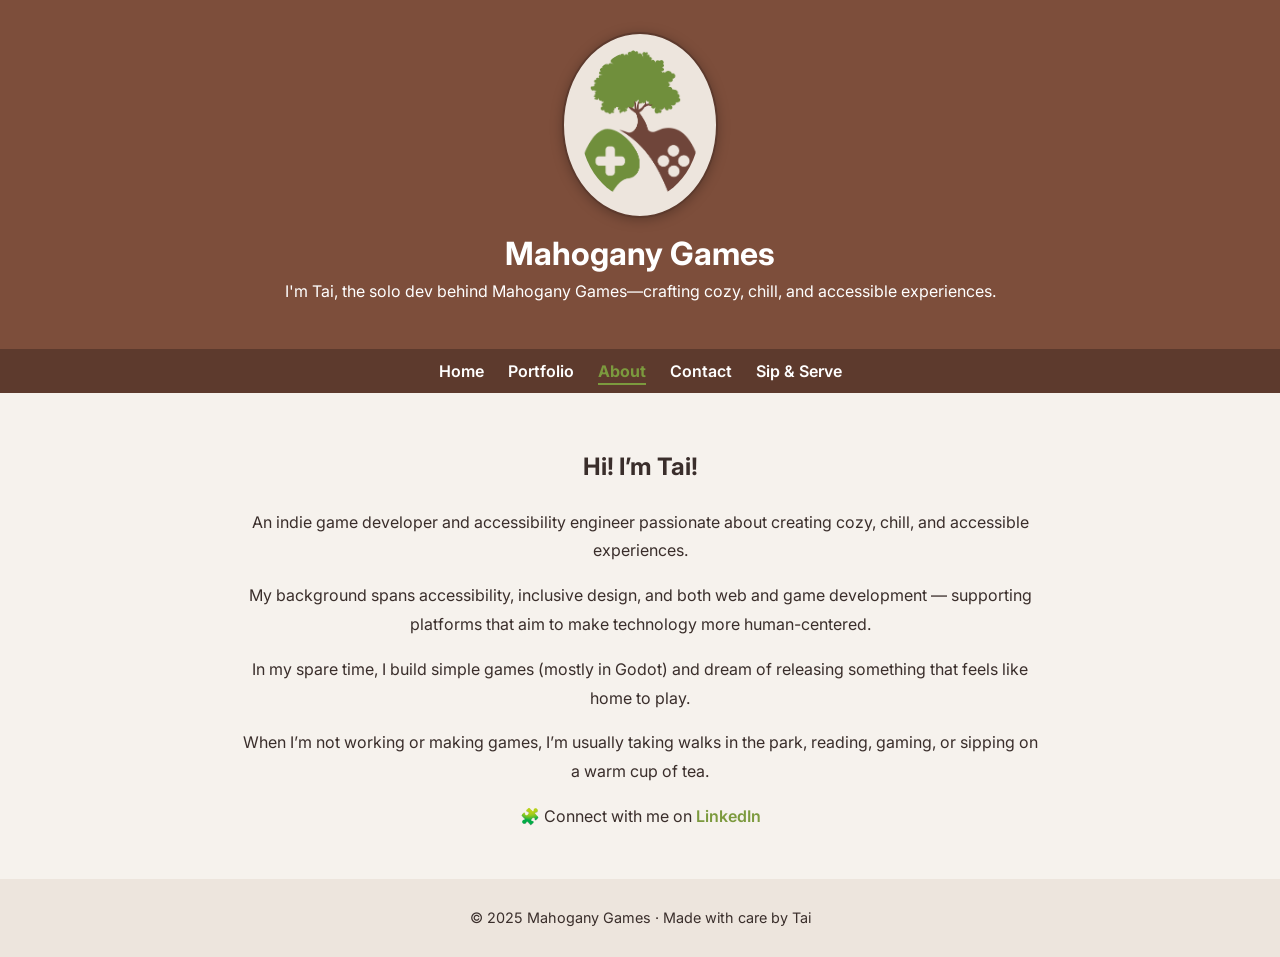
<file: about.html>
<!DOCTYPE html>
<html lang="en">
<head>
  <meta charset="UTF-8">
  <meta name="viewport" content="width=device-width, initial-scale=1.0">
  <title>About | Mahogany Games</title>
  <link rel="stylesheet" href="css/about.css">
  <link rel="stylesheet" href="css/main.css">
  <link rel="icon" type="image/x-icon" href="/favicon.ico">
  <link href="https://fonts.googleapis.com/css2?family=Inter:wght@400;600&display=swap" rel="stylesheet">
</head>
<body>
  <header>
    <img src="images/mahogany-logo.png" alt="Mahogany Games Logo">
    <h1>Mahogany Games</h1>
    <p>I'm Tai, the solo dev behind Mahogany Games—crafting cozy, chill, and accessible experiences.</p>
  </header>
  <nav>
    <a href="index.html">Home</a>
    <a href="portfolio.html">Portfolio</a>
    <a href="about.html" aria-current="page">About</a>
    <a href="contact.html">Contact</a>
    <a href="learn-more.html">Sip & Serve</a>
  </nav>
  <main class="about">
    <h2>Hi! I’m Tai! </h2> 

    <p>An indie game developer and accessibility engineer passionate about creating cozy, chill, and accessible experiences.</p>

    <p>My background spans accessibility, inclusive design, and both web and game development — supporting platforms that aim to make technology more human-centered.</p>

    <p>In my spare time, I build simple games (mostly in Godot) and dream of releasing something that feels like home to play.</p>

    <p>When I’m not working or making games, I’m usually taking walks in the park, reading, gaming, or sipping on a warm cup of tea.</p>

    <p>🧩 Connect with me on <a href="https://www.linkedin.com/in/taiysha-hobbs/" target="_blank">LinkedIn</a></p>
  </main>
  <footer>
    <p>© 2025 Mahogany Games · Made with care by Tai</p>
  </footer>
</body>
</html>
</file>
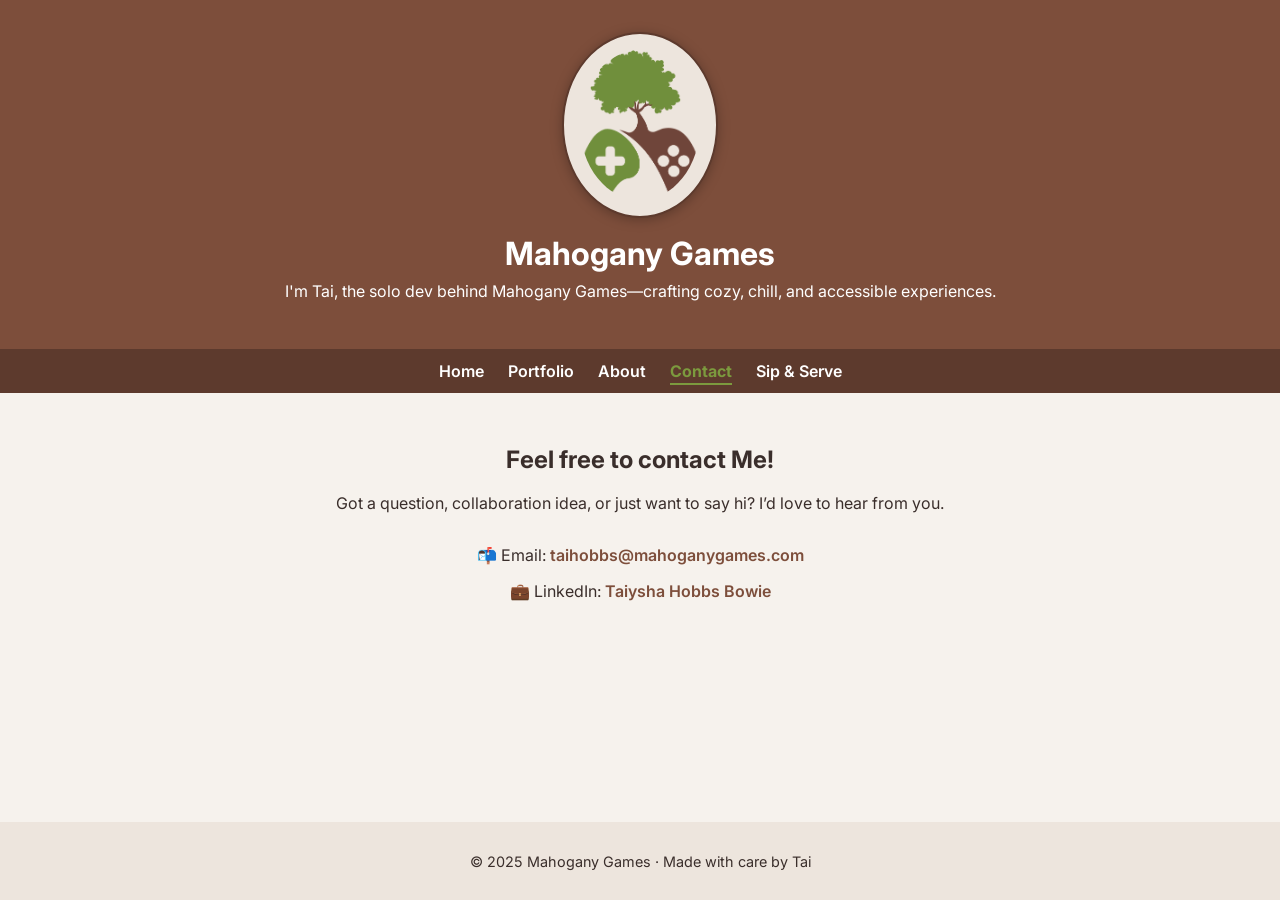
<file: contact.html>
<!DOCTYPE html>
<html lang="en">
<head>
  <meta charset="UTF-8">
  <meta name="viewport" content="width=device-width, initial-scale=1.0">
  <title>Contact | Mahogany Games</title>
  <link rel="stylesheet" href="css/contact.css">
  <link rel="stylesheet" href="css/main.css">
  <link rel="icon" type="image/x-icon" href="/favicon.ico">
  <link href="https://fonts.googleapis.com/css2?family=Inter:wght@400;600&display=swap" rel="stylesheet">
</head>
<body>
  <header>
    <img src="images/mahogany-logo.png" alt="Mahogany Games Logo">
    <h1>Mahogany Games</h1>
    <p>I'm Tai, the solo dev behind Mahogany Games—crafting cozy, chill, and accessible experiences.</p>
  </header>
  <nav>
    <a href="index.html">Home</a>
    <a href="portfolio.html">Portfolio</a>
    <a href="about.html">About</a>
    <a href="contact.html"  aria-current="page">Contact</a>
    <a href="learn-more.html">Sip & Serve</a>
  </nav>
  <main class="contact">
  <h2>Feel free to contact Me!</h2>
  <p>Got a question, collaboration idea, or just want to say hi? I’d love to hear from you.</p>
  <section class="contact-links">
    <p>📬 Email: <a href="mailto:taihobbs@mahoganygames.com">taihobbs@mahoganygames.com</a></p>
    <p>💼 LinkedIn: <a href="https://www.linkedin.com/in/taiysha-hobbs/" target="_blank">Taiysha Hobbs Bowie</a></p>
    <!-- You can add more links later like Twitter, GitHub, etc. -->
  </section>
  </main>
  <footer>
    <p>© 2025 Mahogany Games · Made with care by Tai</p>
  </footer>
</body>
</html>
</file>
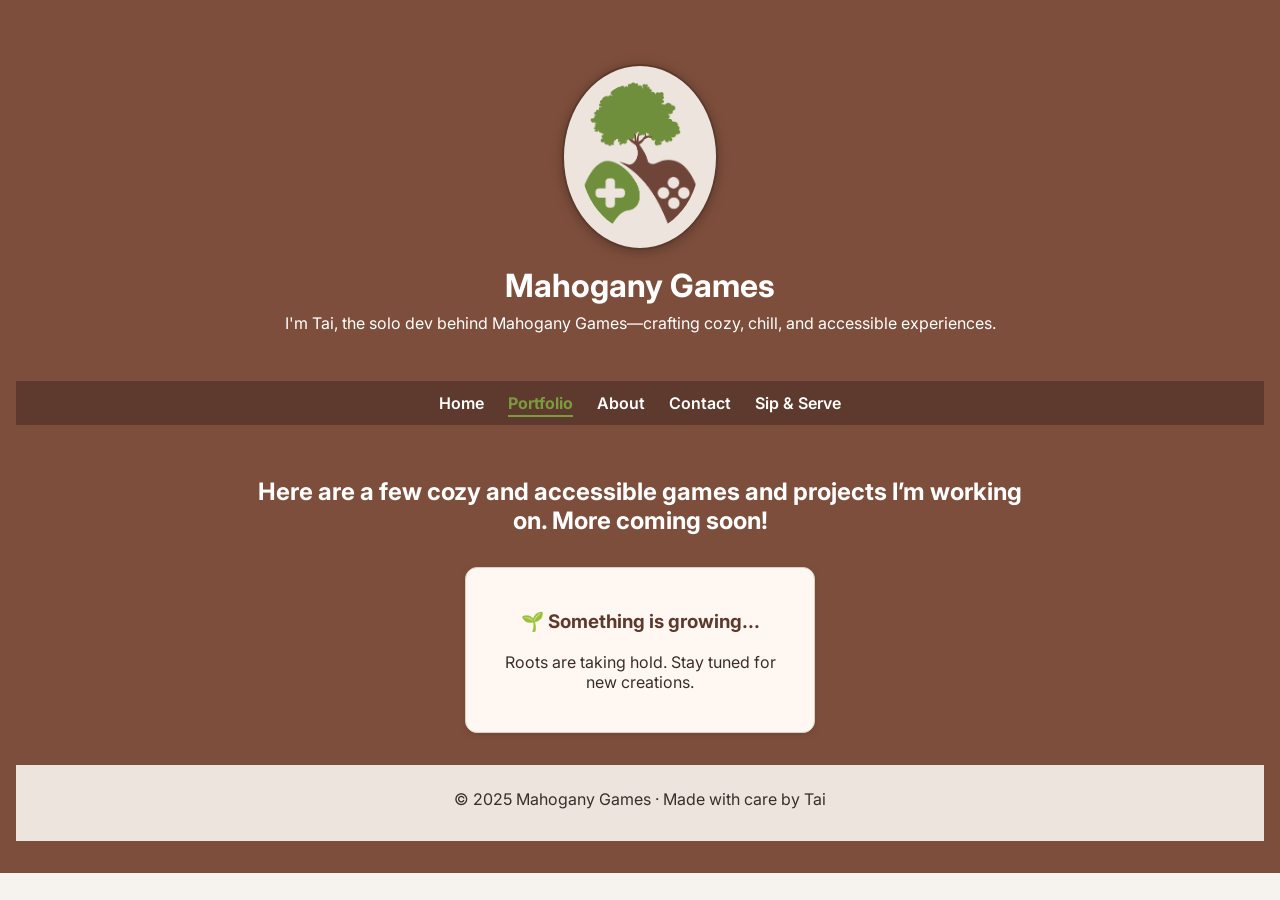
<file: portfolio.html>
<!DOCTYPE html>
<html lang="en">
<head>
  <meta charset="UTF-8">
  <meta name="viewport" content="width=device-width, initial-scale=1.0">
  <title>Portfolio | Mahogany Games</title>
  <link rel="stylesheet" href="css/portfolio.css">
  <link rel="stylesheet" href="css/main.css">
  <link rel="icon" type="image/x-icon" href="/favicon.ico">
  <link href="https://fonts.googleapis.com/css2?family=Inter:wght@400;600&display=swap" rel="stylesheet">
</head>
<body>
  <header>
    <header>
    <img src="images/mahogany-logo.png" alt="Mahogany Games Logo">
    <h1>Mahogany Games</h1>
    <p>I'm Tai, the solo dev behind Mahogany Games—crafting cozy, chill, and accessible experiences.</p>
  </header>
  <nav>
    <a href="index.html">Home</a>
    <a href="portfolio.html" aria-current="page">Portfolio</a>
    <a href="about.html">About</a>
    <a href="contact.html">Contact</a>
    <a href="learn-more.html">Sip & Serve</a>
  </nav>
  <main class="portfolio">
    <h2>Here are a few cozy and accessible games and projects I’m working on. More coming soon!</h2>
    <section class="projects">
      <div class="project-card placeholder">
        <h3>🌱 Something is growing...</h3>
        <p>Roots are taking hold. Stay tuned for new creations.</p>
      </div>
    </section>
  </main>
  <footer>
    <p>© 2025 Mahogany Games · Made with care by Tai</p>
  </footer>
</body>
</html>
</file>
<file: css/about.css>
body {
  margin: 0;
  font-family: 'Inter', sans-serif;
  background-color: #f6f2ed;
  color: #3a2e2b;
}

header {
  padding: 1.5rem;
  background-color: #7d4e3b;
  color: white;
  text-align: center;
}

.about {
  padding: 2rem;
  max-width: 800px;
  margin: 0 auto;
  text-align: center;
  line-height: 1.8;
}

.about a {
  color: #7c9a3e;
  text-decoration: none;
  font-weight: 600;
}

.about a:hover {
  text-decoration: underline;
}

footer {
  text-align: center;
  padding: 1rem;
  background-color: #ede5dd;
  font-size: 0.9rem;
  color: #3a2e2b;
}
</file>
<file: css/main.css>
body {
      margin: 0;
      font-family: 'Inter', sans-serif;
      background-color: #f6f2ed;
      background-image: url('https://www.transparenttextures.com/patterns/paper-fibers.png');
      color: #3a2e2b;
      display: flex;
      flex-direction: column;
      min-height: 100vh;
    }
    header {
      padding: 2rem 1rem;
      background-color: #7d4e3b;
      color: white;
      text-align: center;
    }
    header img {
      max-width: 120px;
      display: block;
      margin: 0 auto 1rem auto;
      background-color: #ede5dd;
      padding: 1rem;
      border-radius: 50%;
      border: 2px solid #5d3a2d;
      filter: drop-shadow(0 2px 6px rgba(0, 0, 0, 0.25));
      box-sizing: content-box; /* Ensures padding doesn't alter the circle shape */
    }
    header h1 {
      margin: 0;
      font-size: 2rem;
    }
    header p {
      margin-top: 0.5rem;
      font-size: 1rem;
      font-weight: 400;
    }
    nav {
      background-color: #5d3a2d;
      display: flex;
      justify-content: center;
      flex-wrap: wrap;
      gap: 1.5rem;
      padding: 0.75rem;
    }
    nav a {
      position: relative;
      color: white;
      text-decoration: none;
      font-weight: 600;
      transition: color 0.3s ease;
    }
    nav a::after {
      content: "";
      position: absolute;
      width: 0;
      height: 2px;
      left: 0;
      bottom: -4px;
      background-color: #7c9a3e;
      transition: width 0.3s ease;
    }
    nav a:hover::after {
      width: 100%;
    }
    nav a:focus {
      outline: 3px solid #7c9a3e;
      outline-offset: 3px;
    }
    nav a[aria-current="page"] {
      color: #7c9a3e;
      font-weight: 700;
      position: relative;
    }
    nav a[aria-current="page"]::after {
      content: "";
      position: absolute;
      left: 0;
      bottom: -4px;
      width: 100%;
      height: 2px;
      background-color: #7c9a3e;
    }

    main {
      padding: 2rem;
      max-width: 800px;
      margin: 0 auto;
      text-align: center;
    }
    .button {
      display: inline-block;
      margin-top: 2rem;
      padding: 0.75rem 1.5rem;
      background-color: #7c9a3e;
      color: white;
      border-radius: 8px;
      text-decoration: none;
      font-weight: 600;
      transition: background 0.3s ease;
    }
    .button:focus {
      outline: 3px solid #5d6e3c;
      outline-offset: 3px;
    }
    .button:hover {
      background-color: #5d6e3c;
    }
    .badge {
      font-size: 0.8rem;
      margin-top: 1rem;
      background-color: #ede5dd;
      color: #3a2e2b;
      padding: 0.25rem 0.5rem;
      border-radius: 4px;
      display: inline-block;
    }
    footer {
      margin-top: auto;
      text-align: center;
      padding: 1rem;
      background-color: #ede5dd;
      font-size: 0.9rem;
      color: #3a2e2b;
    }
    footer a {
      color: #7d4e3b;
      text-decoration: none;
    }
    footer a:hover {
      text-decoration: underline;
    }
</file>
<file: css/contact.css>
.contact {
  padding: 2rem;
  max-width: 800px;
  margin: 0 auto;
  text-align: center;
}

.contact-links {
  margin-top: 2rem;
}

.contact-links a {
  color: #7d4e3b;
  text-decoration: none;
  font-weight: 600;
}

.contact-links a:hover {
  text-decoration: underline;
}
</file>
<file: css/portfolio.css>
body {
  margin: 0;
  font-family: 'Inter', sans-serif;
  background-color: #f6f2ed;
  color: #3a2e2b;
}

header {
  padding: 1.5rem;
  background-color: #7d4e3b;
  color: white;
  text-align: center;
}

.portfolio {
  padding: 2rem;
  max-width: 800px;
  margin: 0 auto;
  text-align: center;
}

.projects {
  margin-top: 2rem;
  display: flex;
  justify-content: center;
  flex-wrap: wrap;
  gap: 1.5rem;
}

.project-card {
  background-color: #fff8f2;
  border: 1px solid #ddd0c0;
  border-radius: 12px;
  padding: 1.5rem;
  max-width: 300px;
  box-shadow: 0 2px 6px rgba(0, 0, 0, 0.1);
  color: #3a2e2b;
}

.project-card h3 {
  color: #5d3a2d; /* Slightly bolder heading */
}

footer {
  text-align: center;
  padding: 1rem;
  background-color: #ede5dd;
  font-size: 0.9rem;
  color: #3a2e2b;
}
</file>
